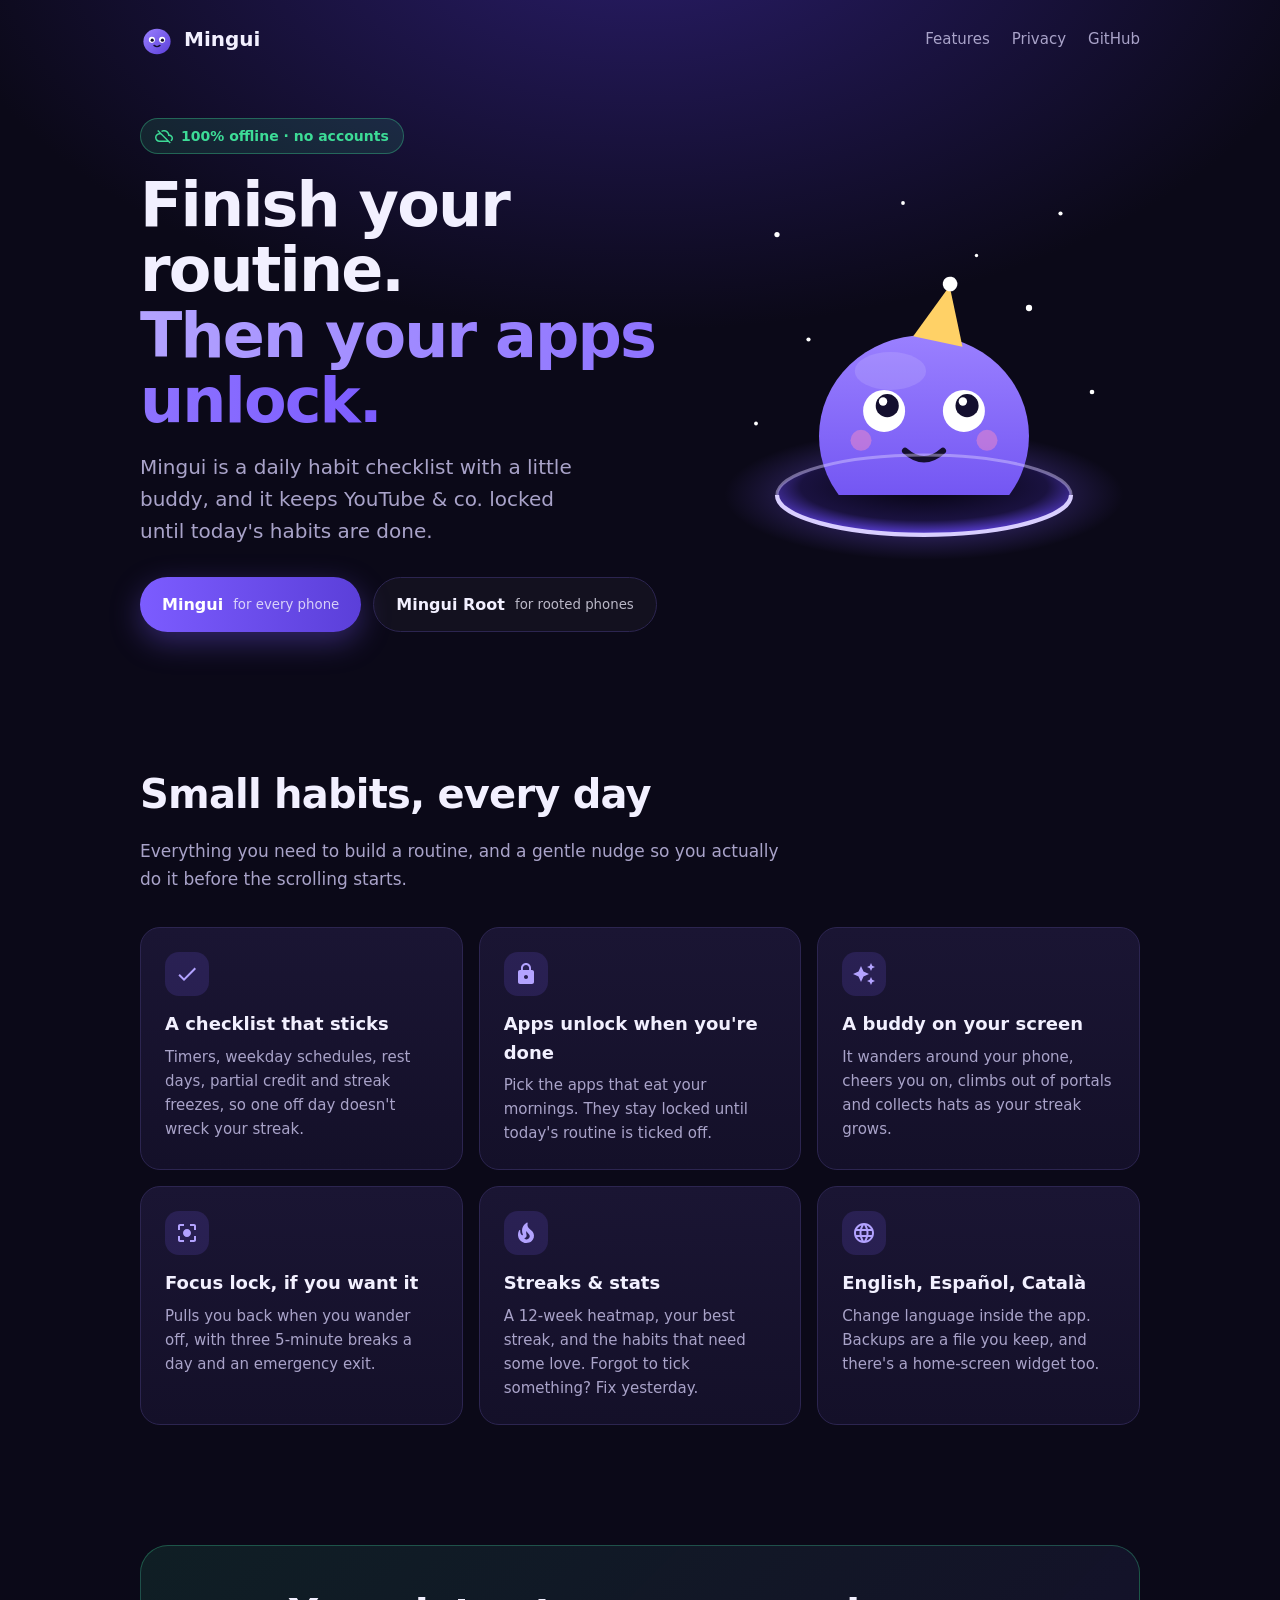
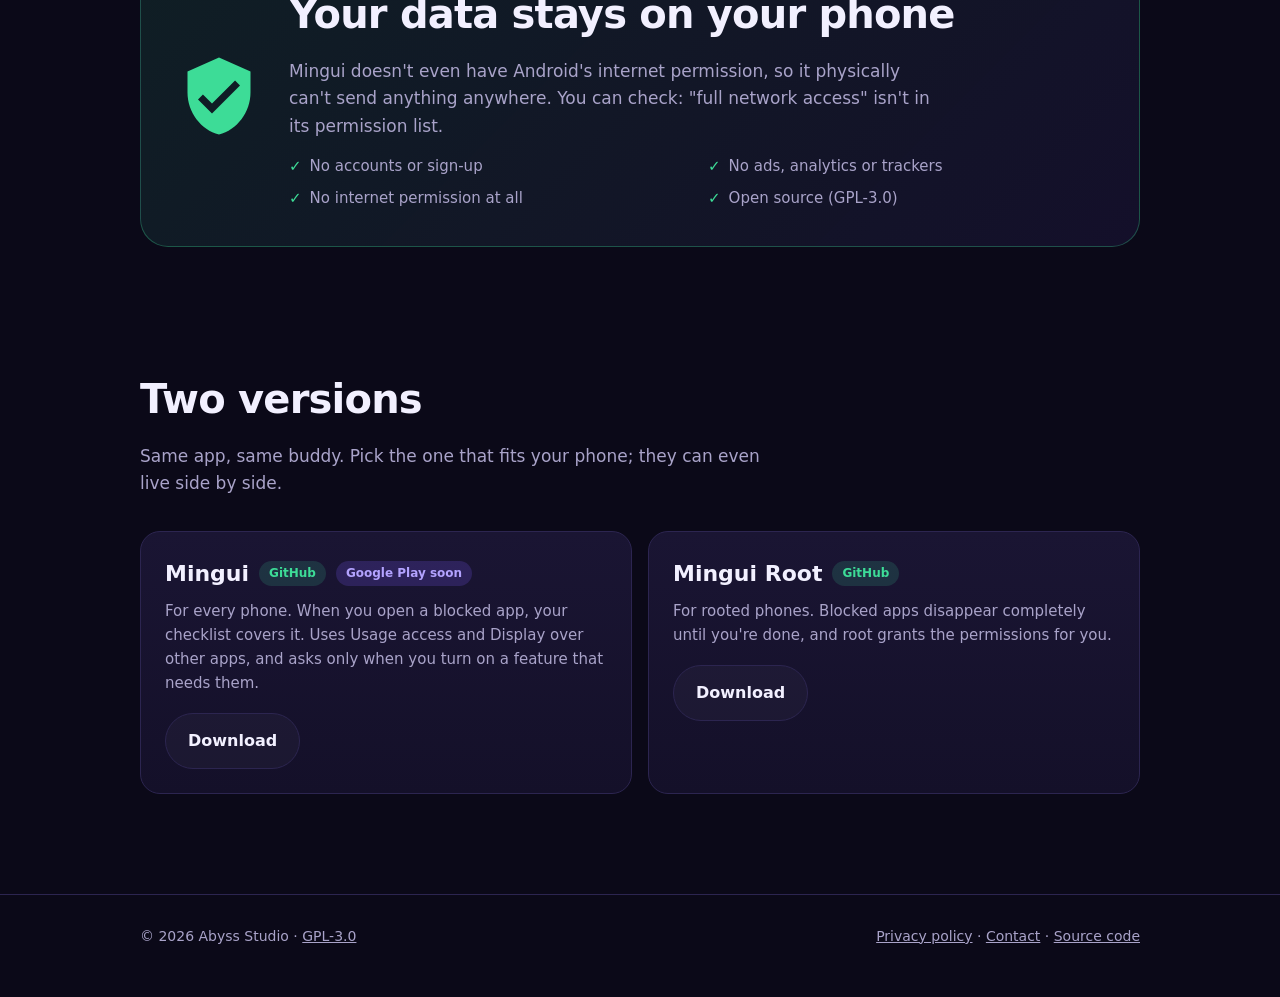
<file: docs/index.html>
<!doctype html>
<html lang="en">
<head>
<meta charset="utf-8">
<meta name="viewport" content="width=device-width, initial-scale=1">
<title>Mingui: finish your routine, then your apps unlock</title>
<meta name="description" content="A habit checklist with a little buddy that keeps distracting apps locked until today's routine is done. 100% offline, no accounts, open source.">
<meta property="og:title" content="Mingui">
<meta property="og:description" content="Finish your routine, then your apps unlock. 100% offline.">
<meta name="theme-color" content="#0b0918">
<link rel="icon" href="favicon.svg" type="image/svg+xml">
<link rel="stylesheet" href="style.css">
</head>
<body>
<div class="wrap">
  <nav>
    <a class="brand" href="./"><svg viewBox="0 0 40 40" aria-hidden="true"><defs><linearGradient id="bg" x1="0" y1="0" x2="1" y2="1"><stop offset="0" stop-color="#9a80ff"/><stop offset="1" stop-color="#5b3fd9"/></linearGradient></defs><ellipse cx="20" cy="23" rx="16" ry="15" fill="url(#bg)"/><circle cx="14" cy="21" r="3.6" fill="#fff"/><circle cx="26" cy="21" r="3.6" fill="#fff"/><circle cx="14.4" cy="21.4" r="1.9" fill="#140f2e"/><circle cx="26.4" cy="21.4" r="1.9" fill="#140f2e"/><path d="M16.5 27.5q3.5 3 7 0" stroke="#140f2e" stroke-width="1.6" fill="none" stroke-linecap="round"/></svg>Mingui</a>
    <div class="links">
      <a href="#features" class="hide-sm">Features</a>
      <a href="privacy/">Privacy</a>
      <a href="https://github.com/abysstudio/mingui">GitHub</a>
    </div>
  </nav>

  <header class="hero">
    <div>
      <span class="badge"><svg width="18" height="18" fill="currentColor" viewBox="0 0 24 24" aria-hidden="true"><path d="M19.35,10.04C18.67,6.59 15.64,4 12,4c-1.48,0 -2.85,0.43 -4.01,1.17l1.46,1.46C10.21,6.23 11.08,6 12,6c3.04,0 5.5,2.46 5.5,5.5v0.5H19c1.66,0 3,1.34 3,3 0,1.13 -0.64,2.11 -1.56,2.62l1.45,1.45C23.16,18.16 24,16.68 24,15c0,-2.64 -2.05,-4.78 -4.65,-4.96zM3,5.27l2.75,2.74C2.56,8.15 0,10.77 0,14c0,3.31 2.69,6 6,6h11.73l2,2L21,20.73 4.27,4 3,5.27zM7.73,10l8,8H6c-2.21,0 -4,-1.79 -4,-4s1.79,-4 4,-4h1.73z"/></svg> 100% offline · no accounts</span>
      <h1>Finish your routine.<br><span class="grad">Then your apps unlock.</span></h1>
      <p class="lead">Mingui is a daily habit checklist with a little buddy, and it keeps YouTube &amp; co. locked until today's habits are done.</p>
      <div class="ctas">
        <a class="btn primary" href="https://github.com/abysstudio/mingui/releases/latest">Mingui <small>for every phone</small></a>
        <a class="btn ghost" href="https://github.com/abysstudio/mingui/releases/latest">Mingui Root <small>for rooted phones</small></a>
      </div>
    </div>
    <div class="scene"><svg viewBox="0 0 400 400" role="img" aria-label="Mingui's buddy climbing out of a glowing portal">
  <defs>
    <radialGradient id="halo" cx="50%" cy="50%" r="50%"><stop offset="0" stop-color="#b3a3ff" stop-opacity=".7"/><stop offset=".6" stop-color="#7c5cff" stop-opacity=".25"/><stop offset="1" stop-color="#7c5cff" stop-opacity="0"/></radialGradient>
    <radialGradient id="hole" cx="50%" cy="40%" r="60%"><stop offset="0" stop-color="#05030f"/><stop offset=".7" stop-color="#1a1240"/><stop offset="1" stop-color="#5b3fd9"/></radialGradient>
    <linearGradient id="body" x1="0" y1="0" x2="0" y2="1"><stop offset="0" stop-color="#9a80ff"/><stop offset="1" stop-color="#6a4cf0"/></linearGradient>
    <clipPath id="above"><rect x="0" y="0" width="400" height="318"/></clipPath>
  </defs>
  <g fill="#fff">
    <circle class="star" cx="60" cy="70" r="2.5"/><circle class="star" cx="330" cy="50" r="2"/><circle class="star" cx="300" cy="140" r="3"/>
    <circle class="star" cx="90" cy="170" r="2"/><circle class="star" cx="180" cy="40" r="1.8"/><circle class="star" cx="360" cy="220" r="2.2"/>
    <circle class="star" cx="40" cy="250" r="1.8"/><circle class="star" cx="250" cy="90" r="1.6"/>
  </g>
  <ellipse cx="200" cy="318" rx="190" ry="62" fill="url(#halo)"/>
  <ellipse cx="200" cy="318" rx="140" ry="38" fill="url(#hole)"/>
  <g clip-path="url(#above)">
    <g class="buddy">
      <ellipse cx="200" cy="262" rx="100" ry="96" fill="url(#body)"/>
      <ellipse cx="168" cy="200" rx="34" ry="18" fill="#fff" opacity=".12"/>
      <g class="eyes">
        <circle cx="162" cy="238" r="20" fill="#fff"/><circle cx="238" cy="238" r="20" fill="#fff"/>
        <circle cx="165" cy="233" r="11" fill="#140f2e"/><circle cx="241" cy="233" r="11" fill="#140f2e"/>
        <circle cx="161" cy="229" r="4" fill="#fff"/><circle cx="237" cy="229" r="4" fill="#fff"/>
      </g>
      <path d="M182 276q18 16 36 0" stroke="#140f2e" stroke-width="6" fill="none" stroke-linecap="round"/>
      <circle cx="140" cy="266" r="10" fill="#ff8fc0" opacity=".45"/><circle cx="260" cy="266" r="10" fill="#ff8fc0" opacity=".45"/>
      <g transform="rotate(12 214 168)"><path d="M190 172 L238 172 L214 118 Z" fill="#ffd166"/><circle cx="214" cy="116" r="7" fill="#fff"/></g>
    </g>
  </g>
  <path d="M60 318 A140 38 0 0 0 340 318" stroke="#d9cfff" stroke-width="4" fill="none"/>
  <path d="M60 318 A140 38 0 0 1 340 318" stroke="#d9cfff" stroke-opacity=".45" stroke-width="3" fill="none"/>
</svg></div>
  </header>
</div>

<section id="features">
  <div class="wrap">
    <h2>Small habits, every day</h2>
    <p class="sub">Everything you need to build a routine, and a gentle nudge so you actually do it before the scrolling starts.</p>
    <div class="grid">
        <div class="card"><div class="ic"><svg viewBox="0 0 24 24" aria-hidden="true"><path d="M9,16.17L4.83,12l-1.42,1.41L9,19 21,7l-1.41,-1.41z"/></svg></div><h3>A checklist that sticks</h3><p>Timers, weekday schedules, rest days, partial credit and streak freezes, so one off day doesn't wreck your streak.</p></div>
        <div class="card"><div class="ic"><svg viewBox="0 0 24 24" aria-hidden="true"><path d="M18,8h-1V6c0,-2.76 -2.24,-5 -5,-5S7,3.24 7,6v2H6c-1.1,0 -2,0.9 -2,2v10c0,1.1 0.9,2 2,2h12c1.1,0 2,-0.9 2,-2V10c0,-1.1 -0.9,-2 -2,-2zM12,17c-1.1,0 -2,-0.9 -2,-2s0.9,-2 2,-2 2,0.9 2,2 -0.9,2 -2,2zM15.1,8H8.9V6c0,-1.71 1.39,-3.1 3.1,-3.1 1.71,0 3.1,1.39 3.1,3.1v2z"/></svg></div><h3>Apps unlock when you're done</h3><p>Pick the apps that eat your mornings. They stay locked until today's routine is ticked off.</p></div>
        <div class="card"><div class="ic"><svg viewBox="0 0 24 24" aria-hidden="true"><path d="M19,9l1.25,-2.75L23,5l-2.75,-1.25L19,1l-1.25,2.75L15,5l2.75,1.25L19,9zM11.5,9.5L9,4L6.5,9.5L1,12l5.5,2.5L9,20l2.5,-5.5L17,12L11.5,9.5zM19,15l-1.25,2.75L15,19l2.75,1.25L19,23l1.25,-2.75L23,19l-2.75,-1.25L19,15z"/></svg></div><h3>A buddy on your screen</h3><p>It wanders around your phone, cheers you on, climbs out of portals and collects hats as your streak grows.</p></div>
        <div class="card"><div class="ic"><svg viewBox="0 0 24 24" aria-hidden="true"><path d="M12,8c-2.21,0 -4,1.79 -4,4s1.79,4 4,4 4,-1.79 4,-4 -1.79,-4 -4,-4zM5,15L3,15v4c0,1.1 0.9,2 2,2h4v-2L5,19v-4zM5,5h4L9,3L5,3c-1.1,0 -2,0.9 -2,2v4h2L5,5zM19,3h-4v2h4v4h2L21,5c0,-1.1 -0.9,-2 -2,-2zM19,19h-4v2h4c1.1,0 2,-0.9 2,-2v-4h-2v4z"/></svg></div><h3>Focus lock, if you want it</h3><p>Pulls you back when you wander off, with three 5-minute breaks a day and an emergency exit.</p></div>
        <div class="card"><div class="ic"><svg viewBox="0 0 24 24" aria-hidden="true"><path d="M19.48,12.35c-1.57,-4.08 -7.16,-4.3 -5.81,-10.23c0.1,-0.44 -0.37,-0.78 -0.75,-0.55C9.29,3.71 6.68,8 8.87,13.62c0.18,0.46 -0.36,0.89 -0.75,0.59c-1.81,-1.37 -2,-3.34 -1.84,-4.75c0.06,-0.52 -0.62,-0.77 -0.91,-0.34C4.69,10.16 4,11.84 4,14.37c0.38,5.6 5.11,7.32 6.81,7.54c2.43,0.31 5.06,-0.14 6.95,-1.87C19.84,18.11 20.6,15.03 19.48,12.35zM10.2,17.38c1.44,-0.35 2.18,-1.39 2.38,-2.31c0.33,-1.43 -0.96,-2.83 -0.09,-5.09c0.33,1.87 3.27,3.04 3.27,5.08C15.84,17.59 13.1,19.76 10.2,17.38z"/></svg></div><h3>Streaks & stats</h3><p>A 12-week heatmap, your best streak, and the habits that need some love. Forgot to tick something? Fix yesterday.</p></div>
        <div class="card"><div class="ic"><svg viewBox="0 0 24 24" aria-hidden="true"><path d="M11.99,2C6.47,2 2,6.48 2,12s4.47,10 9.99,10C17.52,22 22,17.52 22,12S17.52,2 11.99,2zM18.92,8h-2.95c-0.32,-1.25 -0.78,-2.45 -1.38,-3.56 1.84,0.63 3.37,1.91 4.33,3.56zM12,4.04c0.83,1.2 1.48,2.53 1.91,3.96h-3.82c0.43,-1.43 1.08,-2.76 1.91,-3.96zM4.26,14C4.1,13.36 4,12.69 4,12s0.1,-1.36 0.26,-2h3.38c-0.08,0.66 -0.14,1.32 -0.14,2s0.06,1.34 0.14,2H4.26zM5.08,16h2.95c0.32,1.25 0.78,2.45 1.38,3.56 -1.84,-0.63 -3.37,-1.9 -4.33,-3.56zM8.03,8H5.08c0.96,-1.66 2.49,-2.93 4.33,-3.56C8.81,5.55 8.35,6.75 8.03,8zM12,19.96c-0.83,-1.2 -1.48,-2.53 -1.91,-3.96h3.82c-0.43,1.43 -1.08,2.76 -1.91,3.96zM14.34,14H9.66c-0.09,-0.66 -0.16,-1.32 -0.16,-2s0.07,-1.35 0.16,-2h4.68c0.09,0.65 0.16,1.32 0.16,2s-0.07,1.34 -0.16,2zM14.59,19.56c0.6,-1.11 1.06,-2.31 1.38,-3.56h2.95c-0.96,1.65 -2.49,2.93 -4.33,3.56zM16.36,14c0.08,-0.66 0.14,-1.32 0.14,-2s-0.06,-1.34 -0.14,-2h3.38c0.16,0.64 0.26,1.31 0.26,2s-0.1,1.36 -0.26,2h-3.38z"/></svg></div><h3>English, Español, Català</h3><p>Change language inside the app. Backups are a file you keep, and there's a home-screen widget too.</p></div>
    </div>
  </div>
</section>

<section>
  <div class="wrap">
    <div class="offline">
      <svg class="shield" viewBox="0 0 24 24" fill="currentColor" aria-hidden="true"><path d="M12,1L3,5v6c0,5.55 3.84,10.74 9,12 5.16,-1.26 9,-6.45 9,-12V5l-9,-4zM10,17l-4,-4 1.41,-1.41L10,14.17l6.59,-6.59L18,9l-8,8z"/></svg>
      <div>
        <h2>Your data stays on your phone</h2>
        <p class="sub" style="margin:0">Mingui doesn't even have Android's internet permission, so it physically can't send anything anywhere. You can check: "full network access" isn't in its permission list.</p>
        <ul>
          <li>No accounts or sign-up</li>
          <li>No ads, analytics or trackers</li>
          <li>No internet permission at all</li>
          <li>Open source (GPL-3.0)</li>
        </ul>
      </div>
    </div>
  </div>
</section>

<section>
  <div class="wrap">
    <h2>Two versions</h2>
    <p class="sub">Same app, same buddy. Pick the one that fits your phone; they can even live side by side.</p>
    <div class="versions">
      <div class="card version">
        <h3>Mingui <span class="pill green">GitHub</span> <span class="pill">Google Play soon</span></h3>
        <p>For every phone. When you open a blocked app, your checklist covers it. Uses Usage access and Display over other apps, and asks only when you turn on a feature that needs them.</p>
        <a class="btn ghost" href="https://github.com/abysstudio/mingui/releases/latest">Download</a>
      </div>
      <div class="card version">
        <h3>Mingui Root <span class="pill green">GitHub</span></h3>
        <p>For rooted phones. Blocked apps disappear completely until you're done, and root grants the permissions for you.</p>
        <a class="btn ghost" href="https://github.com/abysstudio/mingui/releases/latest">Download</a>
      </div>
    </div>
  </div>
</section>

<footer>
  <div class="wrap">
    <span>© 2026 Abyss Studio · <a href="https://github.com/abysstudio/mingui/blob/main/LICENSE">GPL-3.0</a></span>
    <span><a href="privacy/">Privacy policy</a> · <a href="mailto:abyssstudio.dev@gmail.com">Contact</a> · <a href="https://github.com/abysstudio/mingui">Source code</a></span>
  </div>
</footer>
</body>
</html>
</file>
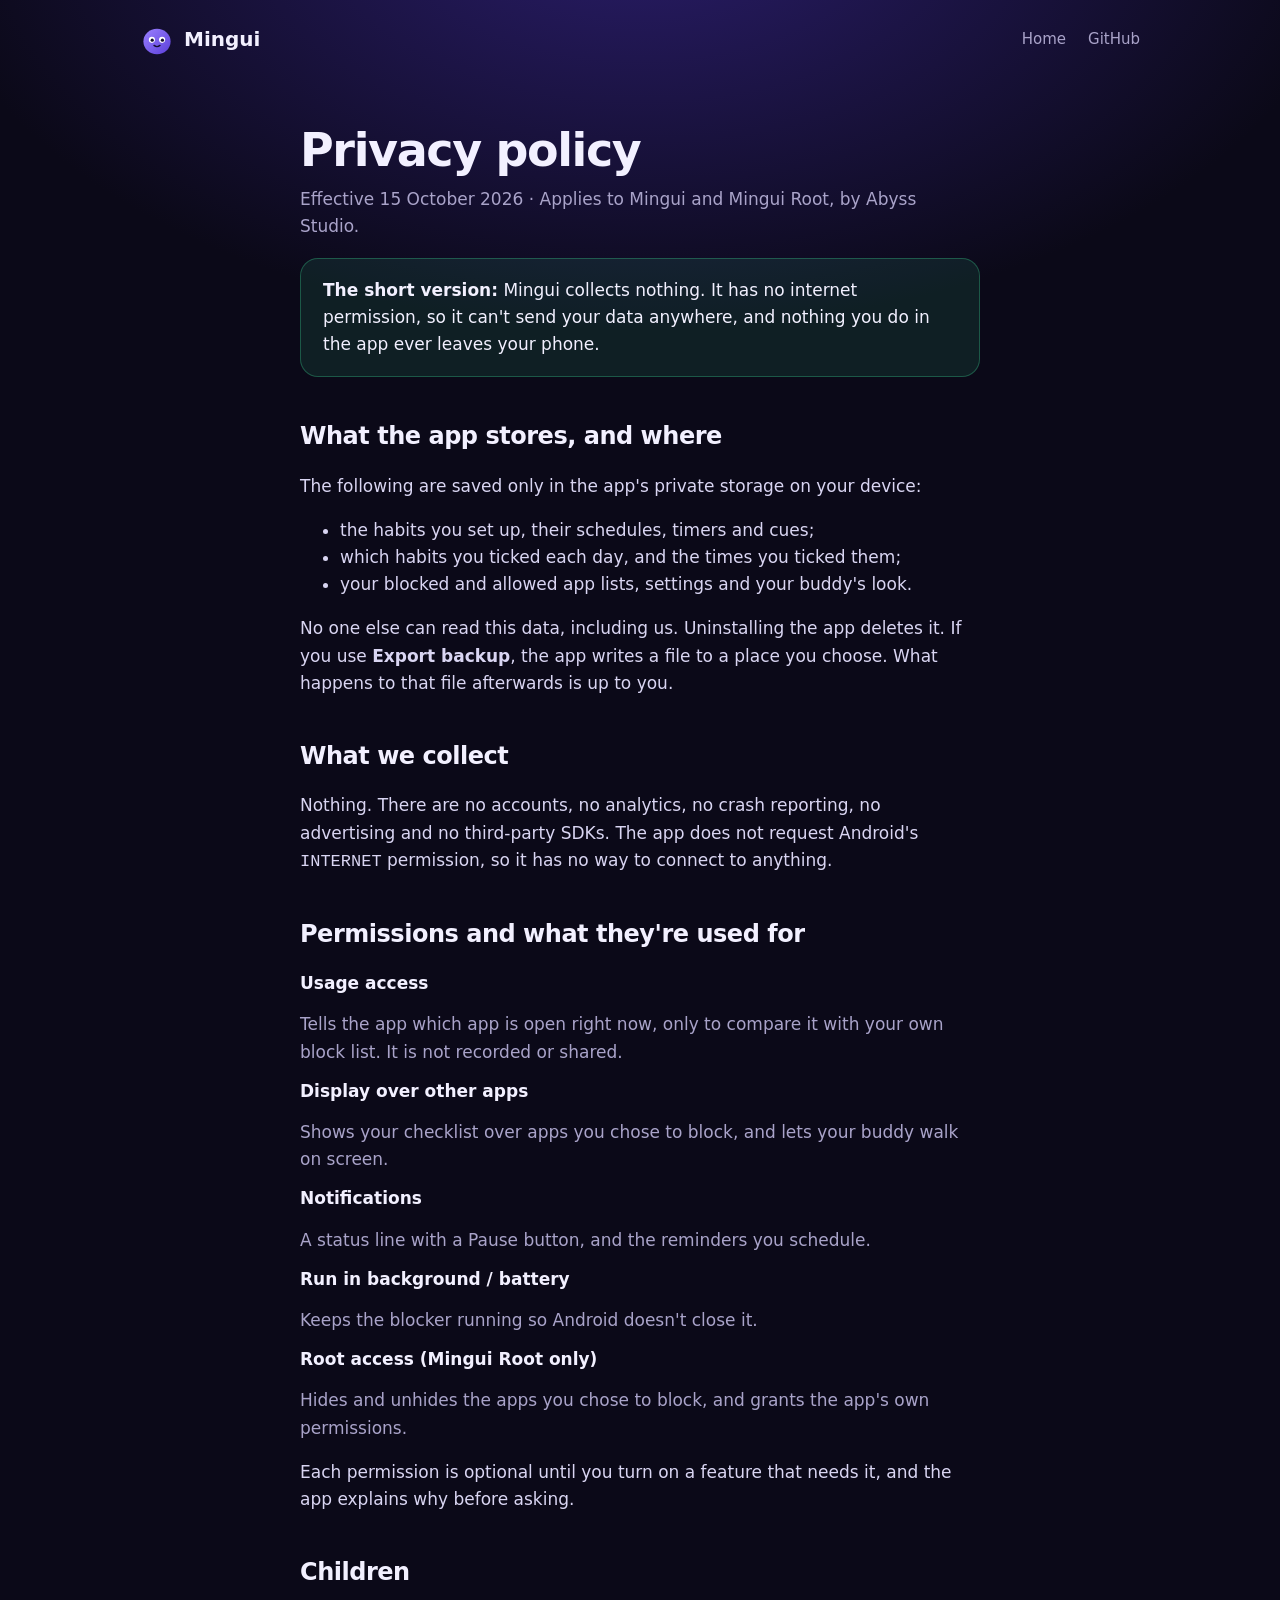
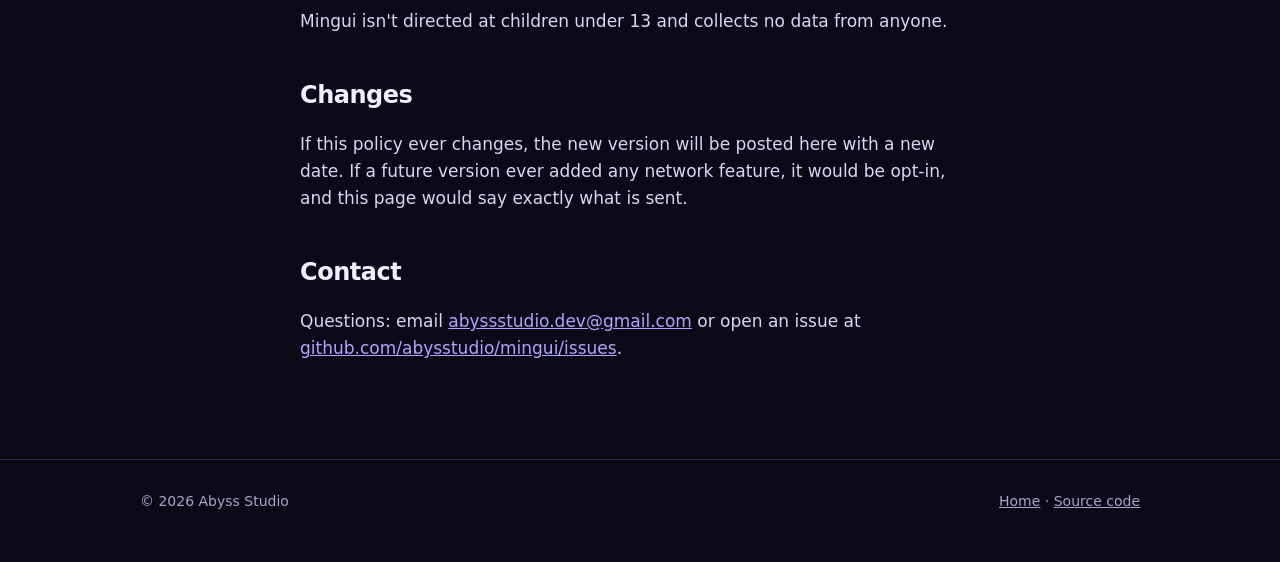
<file: docs/privacy/index.html>
<!doctype html>
<html lang="en">
<head>
<meta charset="utf-8">
<meta name="viewport" content="width=device-width, initial-scale=1">
<title>Privacy policy · Mingui</title>
<meta name="description" content="Mingui collects nothing. It has no internet permission, so your data never leaves your phone.">
<meta name="theme-color" content="#0b0918">
<link rel="icon" href="../favicon.svg" type="image/svg+xml">
<link rel="stylesheet" href="../style.css">
</head>
<body>
<div class="wrap">
  <nav>
    <a class="brand" href="../"><svg viewBox="0 0 40 40" aria-hidden="true"><defs><linearGradient id="bg" x1="0" y1="0" x2="1" y2="1"><stop offset="0" stop-color="#9a80ff"/><stop offset="1" stop-color="#5b3fd9"/></linearGradient></defs><ellipse cx="20" cy="23" rx="16" ry="15" fill="url(#bg)"/><circle cx="14" cy="21" r="3.6" fill="#fff"/><circle cx="26" cy="21" r="3.6" fill="#fff"/><circle cx="14.4" cy="21.4" r="1.9" fill="#140f2e"/><circle cx="26.4" cy="21.4" r="1.9" fill="#140f2e"/><path d="M16.5 27.5q3.5 3 7 0" stroke="#140f2e" stroke-width="1.6" fill="none" stroke-linecap="round"/></svg>Mingui</a>
    <div class="links">
      <a href="../">Home</a>
      <a href="https://github.com/abysstudio/mingui">GitHub</a>
    </div>
  </nav>
</div>
<main class="doc">
  <h1>Privacy policy</h1>
  <p class="meta">Effective 15 October 2026 · Applies to Mingui and Mingui Root, by Abyss Studio.</p>

  <p class="tldr"><strong>The short version:</strong> Mingui collects nothing. It has no internet permission, so it can't send your data anywhere, and nothing you do in the app ever leaves your phone.</p>

  <h2>What the app stores, and where</h2>
  <p>The following are saved only in the app's private storage on your device:</p>
  <ul>
    <li>the habits you set up, their schedules, timers and cues;</li>
    <li>which habits you ticked each day, and the times you ticked them;</li>
    <li>your blocked and allowed app lists, settings and your buddy's look.</li>
  </ul>
  <p>No one else can read this data, including us. Uninstalling the app deletes it. If you use <strong>Export backup</strong>, the app writes a file to a place you choose. What happens to that file afterwards is up to you.</p>

  <h2>What we collect</h2>
  <p>Nothing. There are no accounts, no analytics, no crash reporting, no advertising and no third-party SDKs. The app does not request Android's <code>INTERNET</code> permission, so it has no way to connect to anything.</p>

  <h2>Permissions and what they're used for</h2>
  <dl>
    <dt>Usage access</dt><dd>Tells the app which app is open right now, only to compare it with your own block list. It is not recorded or shared.</dd>
    <dt>Display over other apps</dt><dd>Shows your checklist over apps you chose to block, and lets your buddy walk on screen.</dd>
    <dt>Notifications</dt><dd>A status line with a Pause button, and the reminders you schedule.</dd>
    <dt>Run in background / battery</dt><dd>Keeps the blocker running so Android doesn't close it.</dd>
    <dt>Root access (Mingui Root only)</dt><dd>Hides and unhides the apps you chose to block, and grants the app's own permissions.</dd>
  </dl>
  <p>Each permission is optional until you turn on a feature that needs it, and the app explains why before asking.</p>

  <h2>Children</h2>
  <p>Mingui isn't directed at children under 13 and collects no data from anyone.</p>

  <h2>Changes</h2>
  <p>If this policy ever changes, the new version will be posted here with a new date. If a future version ever added any network feature, it would be opt-in, and this page would say exactly what is sent.</p>

  <h2>Contact</h2>
  <p>Questions: email <a href="mailto:abyssstudio.dev@gmail.com">abyssstudio.dev@gmail.com</a> or open an issue at <a href="https://github.com/abysstudio/mingui/issues">github.com/abysstudio/mingui/issues</a>.</p>
</main>
<footer>
  <div class="wrap">
    <span>© 2026 Abyss Studio</span>
    <span><a href="../">Home</a> · <a href="https://github.com/abysstudio/mingui">Source code</a></span>
  </div>
</footer>
</body>
</html>
</file>
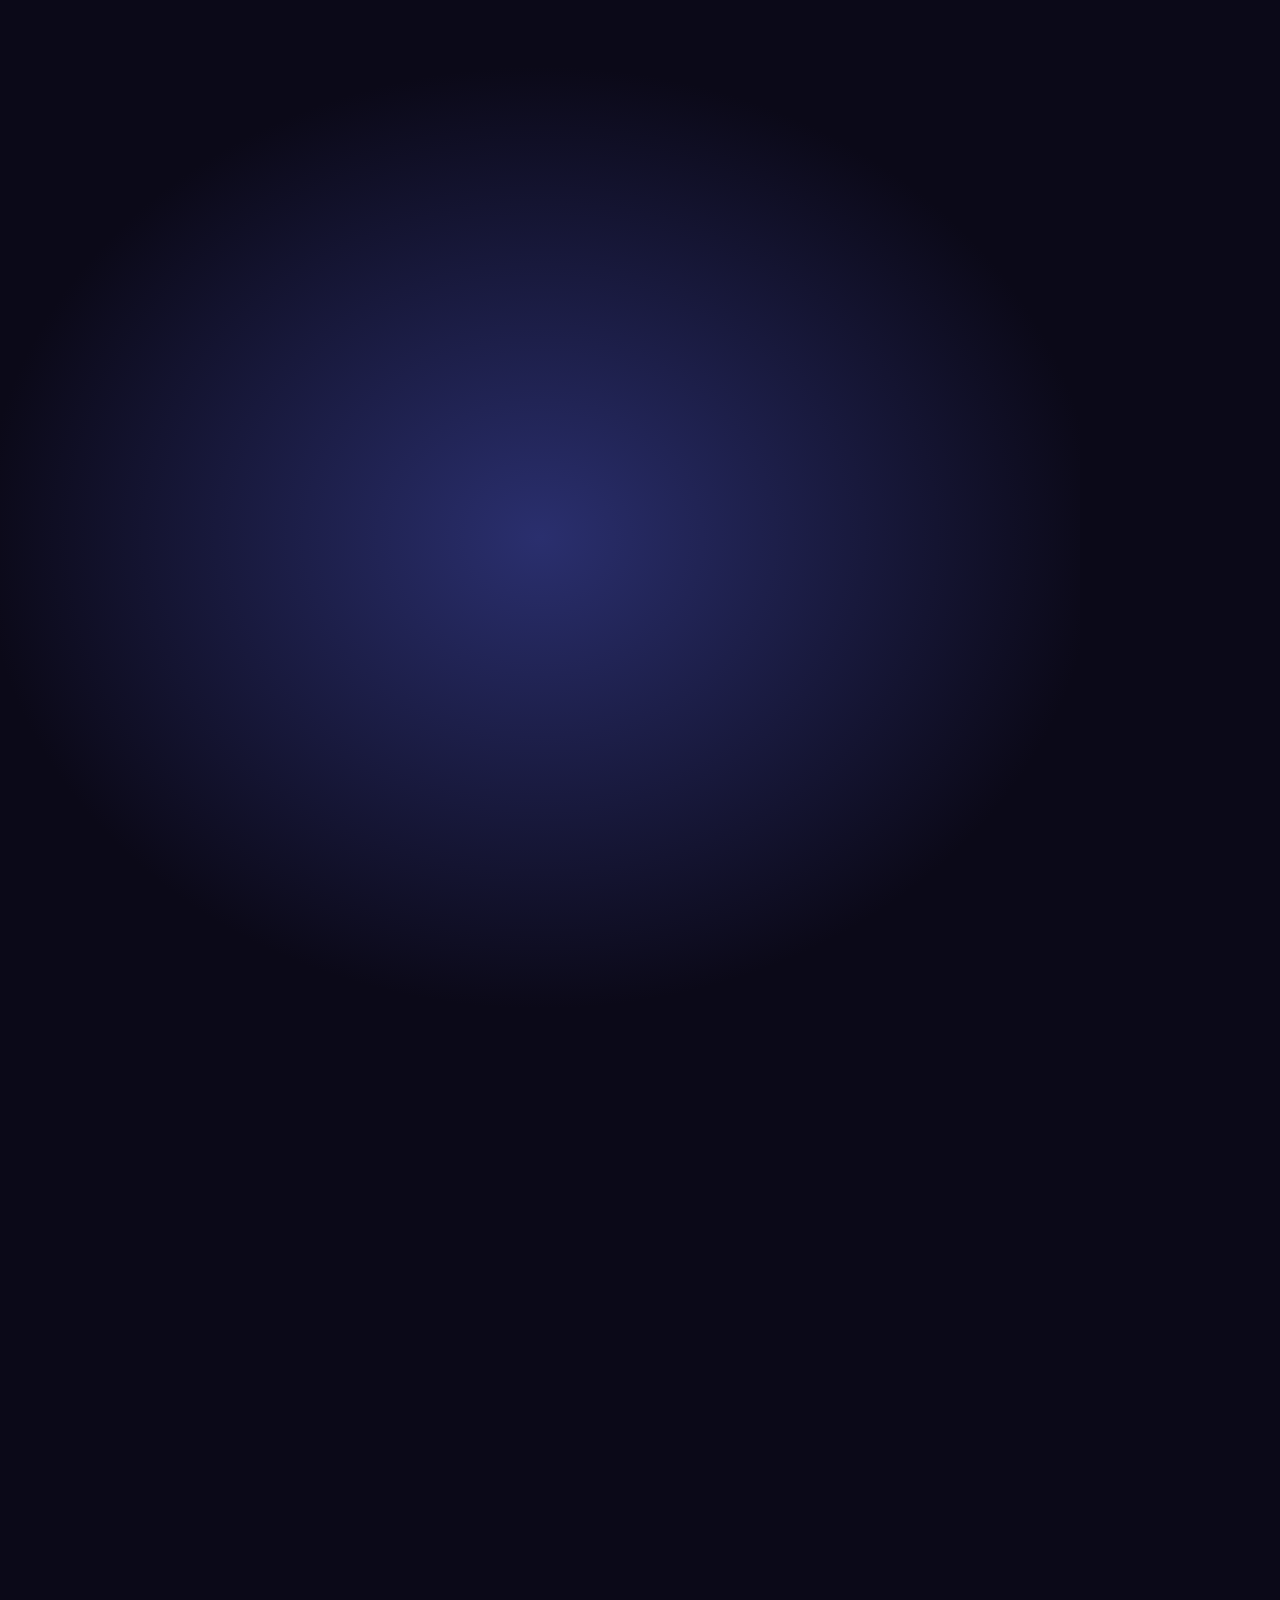
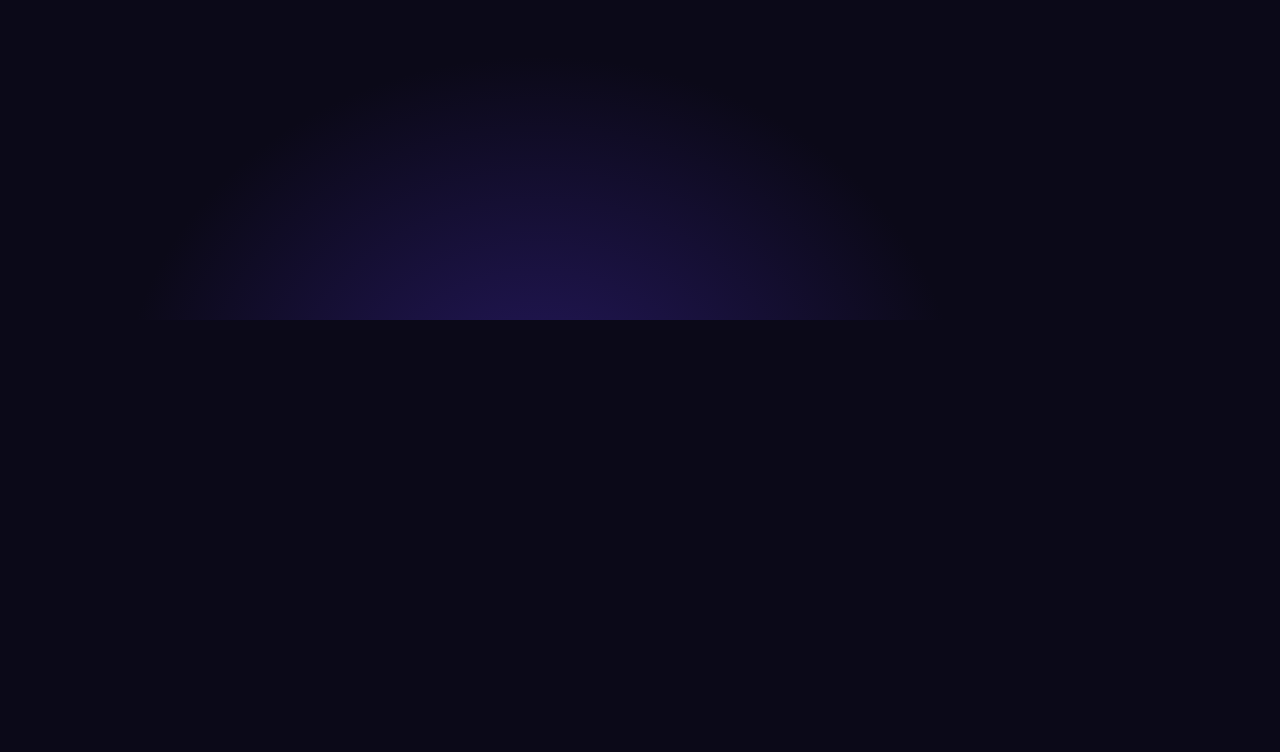
<file: promo/promo.html>
<!doctype html>
<!--
  Mingui promo: a code-driven motion video. Everything is a pure function of time:
  render(t) sets every element's state for second t, so a headless browser can step
  frame by frame (see render.py) and the result is perfectly smooth at any fps.
  Open in a browser with ?lang=es&play=1 to preview in real time, or ?t=8.5 for one frame.
-->
<html><head><meta charset="utf-8">
<link href="https://fonts.googleapis.com/css2?family=Inter:wght@400;500;600;700;800&display=block" rel="stylesheet">
<style>
:root{--bg:#0e1014;--sheet:#14171d;--card:#181b22;--done:#13211a;--border:#262a33;--text:#f2f4f8;--muted:#8a93a6;
 --accent:#7c5cff;--accent2:#4f8bff;--good:#2fd180;--warn:#ff5a5f;--orange:#ff9f43}
html,body{margin:0}
body{width:1080px;height:1920px;overflow:hidden;font-family:Inter,'Segoe UI',Roboto,sans-serif;color:var(--text);background:#0b0918;position:relative}
.abs{position:absolute}
#bg{inset:0;background:radial-gradient(900px 760px at var(--bx,50%) var(--by,20%),var(--bc,#3b2a8c) 0%,transparent 62%),
 radial-gradient(700px 600px at 50% 105%,#24185c 0%,transparent 60%),#0b0918}
/* captions */
.cap{left:70px;right:70px;top:120px;text-align:left}
.cap h1{font-size:92px;line-height:1.02;letter-spacing:-3px;margin:0;font-weight:800}
.cap h1 .w{display:inline-block;will-change:transform}
.cap h1 span.g .w{background:linear-gradient(90deg,#c4b8ff,#7c5cff);-webkit-background-clip:text;background-clip:text;color:transparent}
/* phone */
#stage{left:0;top:0;width:1080px;height:1920px;perspective:2600px}
#phone{left:220px;top:470px;width:640px;height:1390px;border-radius:84px;padding:13px;box-sizing:border-box;
 background:linear-gradient(145deg,#5a5a66,#16161c 40%,#2e2e37);box-shadow:0 60px 120px rgba(0,0,0,.6),0 0 0 2px #62626e inset,0 0 110px rgba(124,92,255,.3);
 transform-origin:50% 40%}
#screen{position:relative;width:614px;height:1364px;border-radius:71px;overflow:hidden;background:var(--bg)}
.cam{top:26px;left:50%;width:26px;height:26px;margin-left:-13px;border-radius:50%;background:#000;z-index:50}
.status{left:44px;right:40px;top:22px;height:34px;display:flex;justify-content:space-between;font-size:22px;font-weight:600;z-index:40}
.scr{inset:0}
/* home screen */
#home{background:radial-gradient(500px 500px at 30% 20%,#2a2f6e,transparent 70%),radial-gradient(500px 600px at 80% 90%,#3a1f5e,transparent 70%),#101226}
.hclock{left:0;right:0;top:120px;text-align:center;font-size:120px;font-weight:300;letter-spacing:-4px}
.hdate{left:0;right:0;top:268px;text-align:center;font-size:24px;color:#c9cbe0;font-weight:500}
.grid{left:52px;right:52px;top:470px;display:grid;grid-template-columns:repeat(4,1fr);row-gap:44px}
.app{display:flex;flex-direction:column;align-items:center;gap:12px;font-size:19px;color:#e6e7f2;position:relative}
.ico{width:104px;height:104px;border-radius:30px;display:flex;align-items:center;justify-content:center;position:relative}
.lockb{position:absolute;right:-10px;bottom:-10px;width:44px;height:44px;border-radius:50%;background:#1b1e26;border:3px solid #101226;
 display:flex;align-items:center;justify-content:center}
.dock{left:40px;right:40px;bottom:60px;height:150px;border-radius:44px;background:rgba(255,255,255,.08);display:flex;justify-content:space-around;align-items:center}
.tap{width:120px;height:120px;margin:-60px 0 0 -60px;border-radius:50%;background:rgba(255,255,255,.35);border:3px solid rgba(255,255,255,.7)}
/* lock screen */
#lock{background:rgba(10,8,24,.82);backdrop-filter:blur(18px)}
.lockbig{left:50%;top:330px;width:200px;height:200px;margin-left:-100px;border-radius:60px;background:linear-gradient(145deg,#2a2350,#16132e);
 box-shadow:0 0 0 2px rgba(124,92,255,.5),0 30px 80px rgba(124,92,255,.35);display:flex;align-items:center;justify-content:center}
.locktitle{left:40px;right:40px;top:590px;text-align:center;font-size:42px;font-weight:800;letter-spacing:-1px}
.locksub{left:60px;right:60px;top:654px;text-align:center;font-size:25px;color:#b9b3dc;line-height:1.35}
.pill{left:50%;top:780px;transform:translateX(-50%);white-space:nowrap;padding:16px 30px;border-radius:999px;background:#f7f8fb;color:#1b1e26;font-size:23px;font-weight:600;
 display:flex;gap:12px;align-items:center}
/* mingui app */
#app{background:var(--bg)}
.greet-d{left:36px;top:96px;font-size:17px;letter-spacing:1.5px;color:var(--muted);font-weight:600}
.greet{left:36px;top:124px;font-size:40px;font-weight:700;letter-spacing:-1px}
.settings{right:30px;top:128px;padding:10px 18px;border-radius:999px;background:var(--card);border:1px solid var(--border);font-size:18px;color:#cfd3dd}
.hero{left:26px;right:26px;top:200px;height:190px;border-radius:30px;background:var(--card);border:1px solid var(--border);overflow:hidden}
.ring{left:28px;top:30px;width:130px;height:130px}
.ringtxt{left:28px;top:30px;width:130px;height:130px;display:flex;flex-direction:column;align-items:center;justify-content:center}
.ringtxt b{font-size:38px;font-weight:800;letter-spacing:-1px}.ringtxt i{font-style:normal;font-size:12px;letter-spacing:1.5px;color:var(--muted);font-weight:600}
.htitle{left:186px;top:40px;font-size:30px;font-weight:700}
.hsub{left:186px;top:82px;font-size:19px;color:var(--muted);width:360px}
.streak{left:186px;top:122px;padding:8px 16px;border-radius:999px;background:rgba(255,159,67,.14);color:var(--orange);font-size:18px;font-weight:700;display:flex;gap:6px;align-items:center;white-space:nowrap}
.rlabel{left:36px;top:420px;font-size:16px;letter-spacing:1.6px;color:var(--muted);font-weight:700}
.habit{left:26px;right:26px;height:108px;border-radius:26px;background:var(--card);border:1px solid var(--border);box-sizing:border-box}
.habit .box{left:26px;top:30px;width:44px;height:44px;border-radius:50%;border:3px solid #4a5060;box-sizing:border-box}
.habit .chk{left:26px;top:30px;width:44px;height:44px;border-radius:50%;background:var(--good);display:flex;align-items:center;justify-content:center}
.habit .nm{left:92px;top:26px;font-size:27px;font-weight:600;white-space:nowrap}
.habit .meta{left:92px;top:64px;font-size:17px;color:var(--muted)}
.habit .strike{left:90px;top:44px;height:3px;background:#8fd8b0;transform-origin:0 50%}
.foot{left:26px;right:26px;bottom:60px;height:96px;border-radius:999px;display:flex;align-items:center;justify-content:center;gap:12px;font-size:24px;font-weight:700}
/* celebration */
#cele{inset:0}
.dim{inset:0;background:rgba(5,6,10,.72)}
.sheet{left:36px;right:36px;top:360px;border-radius:40px;background:#171a22;border:1px solid #2c3140;padding:40px 30px 34px;text-align:center;transform-origin:50% 60%}
.flame{width:120px;height:120px;border-radius:50%;margin:0 auto;background:radial-gradient(circle,#4a2a10,#2a1a10);display:flex;align-items:center;justify-content:center;box-shadow:0 0 60px rgba(255,159,67,.45)}
.sheet h2{font-size:40px;margin:26px 0 8px;font-weight:800;letter-spacing:-1px}
.sheet .big{font-size:120px;font-weight:800;letter-spacing:-5px;line-height:1;height:120px;overflow:hidden;position:relative;margin:16px 0 4px;color:var(--orange)}
.sheet .big div{position:absolute;left:0;right:0}
.sheet .sm{font-size:22px;color:var(--muted)}
.sheet .btn{margin:30px auto 0;padding:24px;border-radius:999px;background:var(--accent);font-size:26px;font-weight:700}
.conf{width:16px;height:26px;border-radius:4px}
/* buddy showcase */
.bcard{left:0;right:0;top:0;bottom:0}
.hm{left:110px;top:1380px;display:grid;grid-template-columns:repeat(12,58px);grid-auto-rows:58px;gap:12px}
.hm div{border-radius:12px;background:#2a2f3a}
/* end card */
#end{inset:0;display:flex;flex-direction:column;align-items:center;justify-content:center;text-align:center}
#end h1{font-size:170px;margin:10px 0 0;letter-spacing:-6px;font-weight:800}
#end p{font-size:58px;line-height:1.22;margin:30px 0 0;color:#d4cff0;font-weight:600;letter-spacing:-1px}
#end p b{background:linear-gradient(90deg,#c4b8ff,#7c5cff);-webkit-background-clip:text;background-clip:text;color:transparent}
.badge{margin-top:56px;padding:20px 40px;border-radius:999px;border:3px solid rgba(47,209,128,.45);color:var(--good);font-size:40px;font-weight:700;background:rgba(47,209,128,.1)}
.free{margin-top:34px;font-size:34px;color:#8a93a6;font-weight:600;letter-spacing:.5px}
</style></head><body>
<div id="bg" class="abs"></div>
<div id="caps"></div>
<div id="stage" class="abs">
 <div id="phone" class="abs"><div id="screen">
  <div class="cam abs"></div>
  <div class="status abs"><span id="clk">7:12</span><span>▮▮▮ ◔</span></div>
  <div id="home" class="scr abs"></div>
  <div id="lock" class="scr abs"></div>
  <div id="app" class="scr abs"></div>
  <div id="cele" class="abs"></div>
 </div></div>
</div>
<div id="bigbuddy" class="abs"></div>
<div id="hm" class="hm abs"></div>
<div id="end" class="abs"></div>
<script>
const Q = new URLSearchParams(location.search);
const LANG = Q.get('lang') || 'en';
const S = {
 en:{caps:[["It's 7am.","You reach for","your phone."],["Not so fast.","Your apps wait","for your routine."],["Tick off","your habits…",""],["…celebrate","every win…",""],["…and your apps","unlock.",""],["A buddy that","grows with","your streak."]],
  date:"Thursday, October 15",greetD:"THURSDAY, OCTOBER 15",greet:"Good morning",settings:"Settings",habitsLbl:"HABITS",
  hero:["Nice start","Almost there","All done"],left:n=>`${n} habit${n==1?'':'s'} left to unlock`,doneSub:"You showed up for yourself today.",
  streak:n=>`${n}-day streak`,lv:"Lv",routine:"TODAY'S ROUTINE",
  habits:[["Make bed","After waking up"],["Drink water","After breakfast"],["Exercise 20 min","20 min timer"],["Read 10 pages","Before work"],["Meditate 5 min","5 min timer"]],
  more:n=>`${n} more to unlock`,unlocked:"All apps unlocked",lockT:"YouTube is locked",lockS:"Finish your morning routine first.\nYou've got this.",
  pill:"Locked until your routine is done",bubble:"3 habits first!",pb:"New personal best!",days:"days in a row",keep:"Keep it up",
  endA:"Finish your routine.",endB:"Then your apps unlock.",badge:"100% offline · No accounts",free:"Free on Android",
  apps:["Maps","Photos","Camera","Mail","YouTube","Music","Social","Games"]},
 es:{caps:[["Son las 7.","Y ya vas","a por el móvil."],["Alto ahí.","Tus apps esperan","a tu rutina."],["Marca","tus hábitos…",""],["…celebra","cada logro…",""],["…y tus apps se","desbloquean.",""],["Una mascota","que crece","con tu racha."]],
  date:"jueves, 15 de octubre",greetD:"JUEVES, 15 DE OCTUBRE",greet:"Buenos días",settings:"Ajustes",habitsLbl:"HÁBITOS",
  hero:["Buen comienzo","Casi está","Todo hecho"],left:n=>`Falta${n==1?'':'n'} ${n} hábito${n==1?'':'s'} para desbloquear`,doneSub:"Hoy has cumplido contigo.",
  streak:n=>`Racha de ${n} días`,lv:"Nv",routine:"RUTINA DE HOY",
  habits:[["Hacer la cama","Después de despertarme"],["Beber agua","Después de desayunar"],["Ejercicio 20 min","Temporizador de 20 min"],["Leer 10 páginas","Antes del trabajo"],["Meditar 5 min","Temporizador de 5 min"]],
  more:n=>`Falta${n==1?'':'n'} ${n} para desbloquear`,unlocked:"Todas las apps desbloqueadas",lockT:"YouTube está bloqueada",lockS:"Termina tu rutina de mañana primero.\n¡Tú puedes!",
  pill:"Bloqueada hasta que termines tu rutina",bubble:"¡Primero 3 hábitos!",pb:"¡Nuevo récord personal!",days:"días seguidos",keep:"¡Sigue así!",
  endA:"Termina tu rutina.",endB:"Y tus apps se desbloquean.",badge:"100 % sin conexión · Sin cuentas",free:"Gratis en Android",
  apps:["Mapas","Fotos","Cámara","Correo","YouTube","Música","Social","Juegos"]},
 ca:{caps:[["Són les 7.","I ja vas","a pel mòbil."],["Para el carro.","Les apps esperen","la teva rutina."],["Marca","els teus hàbits…",""],["…celebra","cada èxit…",""],["…i les apps es","desbloquegen.",""],["Una mascota","que creix","amb la ratxa."]],
  date:"dijous, 15 d'octubre",greetD:"DIJOUS, 15 D'OCTUBRE",greet:"Bon dia",settings:"Configuració",habitsLbl:"HÀBITS",
  hero:["Bon començament","Gairebé","Tot fet"],left:n=>`Falta${n==1?'':'n'} ${n} hàbit${n==1?'':'s'} per desbloquejar`,doneSub:"Avui has complert amb tu.",
  streak:n=>`Ratxa de ${n} dies`,lv:"Nv",routine:"RUTINA D'AVUI",
  habits:[["Fer el llit","Després de despertar-me"],["Beure aigua","Després d'esmorzar"],["Exercici 20 min","Temporitzador de 20 min"],["Llegir 10 pàgines","Abans de la feina"],["Meditar 5 min","Temporitzador de 5 min"]],
  more:n=>`${n==1?'Falta':'Falten'} ${n} per desbloquejar`,unlocked:"Totes les apps desbloquejades",lockT:"YouTube està bloquejada",lockS:"Primer acaba la rutina del matí.\nTu pots!",
  pill:"Bloquejada fins que acabis la rutina",bubble:"Primer 3 hàbits!",pb:"Nou rècord personal!",days:"dies seguits",keep:"Continua així!",
  endA:"Acaba la rutina.",endB:"I les apps es desbloquegen.",badge:"100 % sense connexió · Sense comptes",free:"Gratis a Android",
  apps:["Mapes","Fotos","Càmera","Correu","YouTube","Música","Social","Jocs"]},
}[LANG];

// ---------- helpers ----------
const $ = id => document.getElementById(id);
const clamp = (x,a=0,b=1) => Math.max(a,Math.min(b,x));
const lin = (t,a,b) => clamp((t-a)/(b-a));
const eOut = x => 1-Math.pow(1-x,3);
const eIn = x => x*x*x;
const eIO = x => x<.5?4*x*x*x:1-Math.pow(-2*x+2,3)/2;
const eBack = x => {const c=1.70158,d=c+1;return 1+d*Math.pow(x-1,3)+c*Math.pow(x-1,2)};
const eElastic = x => x===0||x===1?x:Math.pow(2,-10*x)*Math.sin((x*10-.75)*2*Math.PI/3)+1;
const mix = (a,b,k) => a+(b-a)*k;
const win = (t,a,b,fi=.35,fo=.35) => Math.min(eOut(lin(t,a,a+fi)), 1-eIn(lin(t,b-fo,b)));
function st(el,o){ if(typeof el==='string') el=$(el); const s=el.style;
  if('o' in o) s.opacity=o.o; if('v' in o) s.visibility=o.v?'visible':'hidden';
  const tr=[]; if(o.x||o.y) tr.push(`translate(${o.x||0}px,${o.y||0}px)`); if(o.rx) tr.push(`rotateX(${o.rx}deg)`); if(o.ry) tr.push(`rotateY(${o.ry}deg)`);
  if(o.r) tr.push(`rotate(${o.r}deg)`); if(o.s!==undefined) tr.push(`scale(${o.s})`); if(o.sx!==undefined) tr.push(`scale(${o.sx},${o.sy})`);
  s.transform=(o.pre||'')+tr.join(' '); if(o.f!==undefined) s.filter=o.f; }
const SVG = {
 check:(c='#0e1014',w=26)=>`<svg width="${w}" height="${w}" viewBox="0 0 24 24"><path d="M5 12.5l4.2 4.2L19 7" stroke="${c}" stroke-width="3.2" fill="none" stroke-linecap="round" stroke-linejoin="round"/></svg>`,
 lock:(c='#fff',w=24)=>`<svg width="${w}" height="${w}" viewBox="0 0 24 24"><path fill="${c}" d="M18,8h-1V6c0,-2.76 -2.24,-5 -5,-5S7,3.24 7,6v2H6c-1.1,0 -2,0.9 -2,2v10c0,1.1 0.9,2 2,2h12c1.1,0 2,-0.9 2,-2V10c0,-1.1 -0.9,-2 -2,-2zM12,17c-1.1,0 -2,-0.9 -2,-2s0.9,-2 2,-2 2,0.9 2,2 -0.9,2 -2,2zM15.1,8H8.9V6c0,-1.71 1.39,-3.1 3.1,-3.1 1.71,0 3.1,1.39 3.1,3.1v2z"/></svg>`,
 flame:(c='#ff9f43',w=24)=>`<svg width="${w}" height="${w}" viewBox="0 0 24 24"><path fill="${c}" d="M19.48,12.35c-1.57,-4.08 -7.16,-4.3 -5.81,-10.23c0.1,-0.44 -0.37,-0.78 -0.75,-0.55C9.29,3.71 6.68,8 8.87,13.62c0.18,0.46 -0.36,0.89 -0.75,0.59c-1.81,-1.37 -2,-3.34 -1.84,-4.75c0.06,-0.52 -0.62,-0.77 -0.91,-0.34C4.69,10.16 4,11.84 4,14.37c0.38,5.6 5.11,7.32 6.81,7.54c2.43,0.31 5.06,-0.14 6.95,-1.87C19.84,18.11 20.6,15.03 19.48,12.35z"/></svg>`,
};
// Buddy: the app mascot. Body colour, hat and expression are parameters so it can be animated.
const HATS = {
 none:'',
 party:`<path d="M60 2 L44 30 L76 30 Z" fill="#ff8fc0"/><path d="M52 16 L68 16" stroke="#fff" stroke-width="3" opacity=".7"/><circle cx="60" cy="3" r="5" fill="#ffd66b"/>`,
 crown:`<path d="M38 30 L42 10 L52 22 L60 6 L68 22 L78 10 L82 30 Z" fill="#ffd166" stroke="#e0a92a" stroke-width="2"/>`,
 beanie:`<path d="M24 34 Q60 -6 96 34 Z" fill="#4f8bff"/><rect x="22" y="30" width="76" height="10" rx="5" fill="#2f6edb"/><circle cx="60" cy="6" r="7" fill="#fff"/>`,
 cap:`<path d="M28 34 Q60 0 92 34 Z" fill="#2fd180"/><path d="M84 30 Q104 30 108 38 L86 36 Z" fill="#1fa865"/>`,
};
function buddySVG(o={}){
  const c1=o.c1||'#9a80ff', c2=o.c2||'#5b3fd9', blink=o.blink||0, look=o.look||0, smile=o.smile??1, hat=HATS[o.hat||'none'], wings=o.wings||0, id='g'+Math.random().toString(36).slice(2,7);
  const ey=62, eh=10*(1-blink*.9);
  return `<svg viewBox="0 -14 120 136" width="${o.w||200}" height="${(o.w||200)*136/120}" style="overflow:visible"><defs><linearGradient id="${id}" x1="0" y1="0" x2="1" y2="1"><stop offset="0" stop-color="${c1}"/><stop offset="1" stop-color="${c2}"/></linearGradient></defs>
  ${wings?`<g opacity="${wings}"><path d="M16 60 Q-14 38 -6 74 Q4 70 16 74Z" fill="#d9cfff"/><path d="M104 60 Q134 38 126 74 Q116 70 104 74Z" fill="#d9cfff"/></g>`:''}
  <ellipse cx="60" cy="112" rx="34" ry="6" fill="#000" opacity=".35"/>
  <ellipse cx="60" cy="68" rx="46" ry="42" fill="url(#${id})"/><ellipse cx="44" cy="46" rx="14" ry="7" fill="#fff" opacity=".18"/>
  <ellipse cx="42" cy="${ey}" rx="10" ry="${eh}" fill="#fff"/><ellipse cx="78" cy="${ey}" rx="10" ry="${eh}" fill="#fff"/>
  ${blink<.7?`<circle cx="${43.5+look*3}" cy="${ey+1.5}" r="5.5" fill="#140f2e"/><circle cx="${79.5+look*3}" cy="${ey+1.5}" r="5.5" fill="#140f2e"/>
  <circle cx="${41.5+look*3}" cy="${ey-1}" r="2" fill="#fff"/><circle cx="${77.5+look*3}" cy="${ey-1}" r="2" fill="#fff"/>`:''}
  <path d="M${50-smile*2} 82 q${10+smile*2} ${9*smile} ${20+smile*4} 0" stroke="#140f2e" stroke-width="4" fill="none" stroke-linecap="round"/>
  <ellipse cx="30" cy="78" rx="6" ry="3.5" fill="#ff8fc0" opacity=".55"/><ellipse cx="90" cy="78" rx="6" ry="3.5" fill="#ff8fc0" opacity=".55"/>
  <g transform="translate(0,${-8})">${hat}</g></svg>`;
}
// deterministic randomness (confetti must be identical on every render of the same frame)
function rng(seed){ let s=seed>>>0; return ()=>{ s=(s*1664525+1013904223)>>>0; return s/4294967296; }; }

// ---------- build static DOM ----------
const APPC = ['#34a853','#f4b400','#3d3f4a','#4f8bff','#ff2a2a','#ff5ca8','#7c5cff','#2fd180'];
const APPG = ['◉','✿','◎','✉','▶','♪','☺','✦'];
const BLOCKED = [4,6,7]; // YouTube, Social, Games are gated
$('home').innerHTML = `<div class="hclock abs" id="hclock">7:12</div><div class="hdate abs">${S.date}</div>
 <div class="grid abs">${S.apps.map((n,i)=>`<div class="app" id="a${i}"><div class="ico" style="background:${APPC[i]}"><span style="font-size:52px;color:#fff">${APPG[i]}</span>
 ${BLOCKED.includes(i)?`<div class="lockb" id="lb${i}">${SVG.lock('#ff9f43',22)}</div>`:''}</div>${n}</div>`).join('')}</div>
 <div class="dock abs">${['#4f8bff','#2fd180','#ff9f43','#7c5cff'].map(c=>`<div class="ico" style="background:${c};width:96px;height:96px"></div>`).join('')}</div>
 <div class="tap abs" id="tap"></div>`;
$('lock').innerHTML = `<div class="lockbig abs" id="lockbig">${SVG.lock('#c4b8ff',110)}</div>
 <div class="locktitle abs" id="lockt">${S.lockT}</div><div class="locksub abs" id="locks">${S.lockS.replace('\n','<br>')}</div>
 <div class="pill abs" id="pill">${SVG.lock('#7c5cff',22)}${S.pill}</div>
 <div class="abs" id="lbud" style="left:207px;top:1000px"></div>
 <div class="abs" id="bubble" style="left:150px;top:900px;padding:18px 26px;border-radius:26px;background:#f7f8fb;color:#1b1e26;font-size:26px;font-weight:700;white-space:nowrap;transform-origin:50% 100%">${S.bubble}</div>`;
const HY = [470,592,714,836,958];
$('app').innerHTML = `<div class="greet-d abs">${S.greetD}</div><div class="greet abs">${S.greet}</div><div class="settings abs">⚙ ${S.settings}</div>
 <div class="hero abs"><svg class="ring abs" viewBox="0 0 130 130"><circle cx="65" cy="65" r="56" stroke="#262a33" stroke-width="12" fill="none"/>
  <circle id="ringc" cx="65" cy="65" r="56" stroke="url(#rg)" stroke-width="12" fill="none" stroke-linecap="round" transform="rotate(-90 65 65)" stroke-dasharray="351.9" stroke-dashoffset="211"/>
  <defs><linearGradient id="rg" x1="0" y1="0" x2="1" y2="1"><stop offset="0" stop-color="#7c5cff"/><stop offset="1" stop-color="#4f8bff"/></linearGradient></defs></svg>
  <div class="ringtxt abs"><b id="ringn">2/5</b><i>${S.habitsLbl}</i></div>
  <div class="htitle abs" id="htitle">${S.hero[0]}</div><div class="hsub abs" id="hsub">${S.left(3)}</div>
  <div class="streak abs" id="streak">${SVG.flame('#ff9f43',20)}<span id="streakn">${S.streak(26)}</span> · ${S.lv} 7</div></div>
 <div class="rlabel abs">${S.routine}</div>
 ${S.habits.map(([n,m],i)=>`<div class="habit abs" id="h${i}" style="top:${HY[i]}px"><div class="box abs"></div><div class="chk abs" id="hc${i}">${SVG.check()}</div>
   <div class="nm abs" id="hn${i}">${n}</div><div class="meta abs">${m}</div><div class="strike abs" id="hs${i}" style="width:${n.length*14.5}px"></div></div>`).join('')}
 <div class="tap abs" id="tap2"></div>
 <div class="foot abs" id="foot"></div>
 <div class="abs" id="abud" style="left:430px;top:1100px"></div>`;
$('cele').innerHTML = `<div class="dim abs" id="dim"></div><div id="confw" class="abs" style="inset:0"></div>
 <div class="sheet abs" id="sheet"><div class="flame">${SVG.flame('#ff9f43',70)}</div><h2>${S.pb}</h2>
 <div class="big"><div id="n26">26</div><div id="n27">27</div></div><div class="sm">${S.days}</div><div class="btn">${S.keep}</div></div>`;
const CONF = []; { const r=rng(7), cols=['#7c5cff','#2fd180','#ff9f43','#ff8fc0','#4f8bff','#ffd166'];
  for(let i=0;i<70;i++){ const d=document.createElement('div'); d.className='conf abs'; d.style.background=cols[i%6]; $('confw').appendChild(d);
    CONF.push({el:d, a:-Math.PI/2+(r()-.5)*2.4, v:900+r()*900, spin:(r()-.5)*1400, x0:307+(r()-.5)*60, y0:620, sz:.6+r()*.8}); } }
$('caps').innerHTML = S.caps.map((c,i)=>`<div class="cap abs" id="c${i}"><h1>${c.filter(Boolean).map((line,j,arr)=>
  `<span class="${j==arr.length-1?'g':''}">${line.split(' ').map(w=>`<span class="w">${w}</span>`).join(' ')}</span>`).join('<br>')}</h1></div>`).join('');
$('end').innerHTML = `<div id="ebud"></div><h1 id="eh">Mingui</h1><p id="ep">${S.endA}<br><b>${S.endB}</b></p><div class="badge" id="eb">${S.badge}</div><div class="free" id="ef">${S.free}</div>`;
// 12-week heatmap, 7 rows; pattern mostly done with a few misses, like a real 27-day streak
const HM=[]; { const r=rng(3); for(let i=0;i<84;i++){ const d=document.createElement('div'); const age=83-i-(i%7);
  const done = (i>=84-27)||r()>.25; d.dataset.col = done?(r()>.3?'#2fd180':'#279a64'):'#2a2f3a'; $('hm').appendChild(d); HM.push(d);} }
$('hm').style.gridAutoFlow='column'; $('hm').style.gridTemplateRows='repeat(7,58px)'; $('hm').style.gridTemplateColumns='repeat(12,58px)';

// ---------- timeline ----------
const T = { home:[0,3.1], lock:[3.1,6.3], app:[6.3,11.2], cele:[11.2,14.6], unl:[14.6,17.8], bud:[17.8,21.2], end:[21.2,25] };
const DURATION = 25;
const CAPW = [[0.15,3.0],[3.3,6.2],[6.5,11.0],[11.3,14.5],[14.7,17.7],[17.9,21.1]];
const TICKS = [7.3,8.5,9.7]; // habits 2,3,4 get ticked
const COLORS = [['#9a80ff','#5b3fd9'],['#7de3b5','#1fa865'],['#ffc07a','#f2683c'],['#7ab8ff','#2f5fd9'],['#ffa8d8','#d9408f']];
const HATN = ['party','crown','beanie','cap'];

function caption(i,t){
  const [a,b]=CAPW[i], el=$('c'+i), on = t>=a-.01 && t<=b+.01;
  el.style.visibility = on?'visible':'hidden'; if(!on) return;
  const ws = el.querySelectorAll('.w'); const out = eIn(lin(t,b-.35,b));
  ws.forEach((w,k)=>{ const p = eOut(lin(t,a+k*.07,a+k*.07+.55)); w.style.opacity = p*(1-out);
    w.style.transform = `translateY(${(1-p)*60 - out*30}px) rotate(${(1-p)*4}deg)`; w.style.filter=`blur(${(1-p)*8+out*6}px)`; });
}
function render(t){
  // background colour drifts per scene
  const bgc = t<T.lock[0]?'#2a2f6e':t<T.app[0]?'#5a1f3a':t<T.cele[0]?'#3b2a8c':t<T.unl[0]?'#6a3a10':t<T.bud[0]?'#1c5a48':'#3b2a8c';
  $('bg').style.setProperty('--bc',bgc); $('bg').style.setProperty('--bx',(50+30*Math.sin(t*.35))+'%'); $('bg').style.setProperty('--by',(22+6*Math.cos(t*.5))+'%');
  for(let i=0;i<CAPW.length;i++) caption(i,t);

  // ---- phone camera: enters from below, floats, pushes in on the checklist, exits for the buddy scene
  const enter = eOut(lin(t,0,.9)), exit = eIO(lin(t,T.bud[0]-.1,T.bud[0]+.7));
  const push = eIO(lin(t,T.app[0]+.2,T.app[0]+1.1)) - eIO(lin(t,T.cele[0]-.3,T.cele[0]+.4));
  const shake = t>T.lock[0]+.15 && t<T.lock[0]+.55 ? Math.sin((t-T.lock[0])*70)*10*(1-lin(t,T.lock[0]+.15,T.lock[0]+.55)) : 0;
  const tapPunch = TICKS.reduce((s,k)=>s+Math.max(0,1-Math.abs(t-k-.05)/.12),0)*.008;
  st('phone',{o:Math.min(enter,1-exit), y:(1-enter)*500 + exit*700 + Math.sin(t*1.3)*8 + push*60, x:shake + exit*0,
     ry: Math.sin(t*.7)*5*(1-push) , rx: 4*(1-enter) + Math.cos(t*.9)*2, s:(.96 + push*.1 - tapPunch)*(1-exit*.3)});
  $('clk').textContent = t<T.unl[0]? '7:12' : '7:48';

  // ---- scene 1: home screen
  const homeOn = t<T.lock[0]+.4 || (t>=T.unl[0]-.3 && t<T.bud[0]+1);
  $('home').style.visibility = homeOn?'visible':'hidden';
  $('hclock').textContent = t<T.unl[0]? '7:12':'7:48';
  S.apps.forEach((_,i)=>{ const k = eBack(lin(t,.35+i*.05,.85+i*.05)); const back = t>=T.unl[0];
     const k2 = back? eBack(lin(t,T.unl[0]-.2+i*.04,T.unl[0]+.3+i*.04)) : k;
     const yt = i===4 ? (t>2.25&&t<2.6? 1-.12*Math.sin(lin(t,2.25,2.6)*Math.PI) : 1) : 1;
     const joy = back && BLOCKED.includes(i) ? 1+.18*Math.sin(lin(t,T.unl[0]+.9+BLOCKED.indexOf(i)*.35,T.unl[0]+1.4+BLOCKED.indexOf(i)*.35)*Math.PI) : 1;
     st('a'+i,{o:k2, s:(.6+.4*k2)*yt*joy}); });
  BLOCKED.forEach((i,j)=>{ const p = lin(t,T.unl[0]+.8+j*.35,T.unl[0]+1.25+j*.35);   // locks pop off one by one
     const pin = eBack(lin(t,1.0+j*.1,1.4+j*.1));
     st('lb'+i,{o: t<T.unl[0]? pin : 1-eIn(p), s: t<T.unl[0]? pin : 1+p*.6, y: -eOut(p)*90, r: p*40, x:p*30}); });
  const tp = lin(t,2.15,2.7); st('tap',{o: tp>0&&tp<1 ? (1-tp)*.9 : 0, s:.4+tp*.9}); $('tap').style.left='397px'; $('tap').style.top='520px';
  const ytZoom = eIn(lin(t,2.65,T.lock[0]+.2)); st('home',{s:1+ytZoom*1.4*(t<T.unl[0]-.3?1:0), o:t<T.unl[0]?1-eIn(lin(t,2.9,T.lock[0]+.3)):eOut(lin(t,T.unl[0]-.3,T.unl[0]+.2)), pre:''});
  $('home').style.transformOrigin='397px 520px';

  // ---- scene 2: lock screen
  const lk = win(t,T.lock[0]-.15,T.app[0]+.2,.3,.4); $('lock').style.visibility = lk>0?'visible':'hidden'; $('lock').style.opacity=lk;
  st('lockbig',{s:eElastic(lin(t,T.lock[0],T.lock[0]+1)), r: Math.sin(lin(t,T.lock[0]+.15,T.lock[0]+.8)*Math.PI*4)*10*(1-lin(t,T.lock[0]+.15,T.lock[0]+.8))});
  [['lockt',.25],['locks',.4],['pill',.55]].forEach(([id,d])=>{ const p=eOut(lin(t,T.lock[0]+d,T.lock[0]+d+.5)); st(id,{o:p,y:(1-p)*30,pre:id==='pill'?'translateX(-50%) ':''}); });
  const bp = eBack(lin(t,T.lock[0]+.9,T.lock[0]+1.5)); const hop = Math.abs(Math.sin((t-T.lock[0])*5))*18*lin(t,T.lock[0]+1.5,T.lock[0]+1.7);
  $('lbud').innerHTML = buddySVG({w:200, blink: blinkAt(t), smile:-.4+ .4*0, look:-.6});
  st('lbud',{y:(1-bp)*400 - hop});
  const bb = eBack(lin(t,T.lock[0]+1.4,T.lock[0]+1.8)); st('bubble',{o:bb>0?1:0, s:bb, y:-hop});

  // ---- scene 3: the Mingui checklist
  const ap = win(t,T.app[0]-.3,T.cele[0]+3.4,.5,.3) * (t<T.unl[0]-.2?1:0);
  $('app').style.visibility = ap>0?'visible':'hidden'; st('app',{o:ap, s:mix(1.08,1,eOut(lin(t,T.app[0]-.3,T.app[0]+.4)))});
  let done = 2; TICKS.forEach(k=>{ if(t>=k) done++; });
  S.habits.forEach((_,i)=>{ const k = i<2 ? 99 : TICKS[i-2]; const p = i<2?1:eBack(lin(t,k,k+.35)), sp=i<2?1:eOut(lin(t,k+.1,k+.45));
    const el=$('h'+i); el.style.background = (i<2||t>=k+.05)?'var(--done)':'var(--card)'; el.style.borderColor=(i<2||t>=k+.05)?'#1e3b2c':'var(--border)';
    const press = i>=2 ? 1-.035*Math.sin(clamp((t-k+.12)/.24)*Math.PI) : 1;
    st(el,{s:press}); st('hc'+i,{s:p, o:p>0?1:0}); st('hs'+i,{sx:sp, sy:1, o:sp>0?1:0});
    $('hn'+i).style.color = sp>.5?'#7f8a99':'#f2f4f8';
    // entrance stagger
    const en = eOut(lin(t,T.app[0]+.1+i*.06,T.app[0]+.6+i*.06)); el.style.opacity=en; el.style.translate = `0 ${(1-en)*40}px`; });
  // tap ripple follows the habit being ticked
  const cur = TICKS.findIndex(k=>t>k-.25&&t<k+.35); const tp2 = cur>=0? lin(t,TICKS[cur]-.2,TICKS[cur]+.35):0;
  st('tap2',{o: cur>=0? (1-tp2)*.8:0, s:.3+tp2*.9}); if(cur>=0){ $('tap2').style.left='74px'; $('tap2').style.top=(HY[cur+2]+52)+'px'; }
  // ring + counters (ring animates smoothly between steps)
  let ringv = 2; TICKS.forEach(k=> ringv += eOut(lin(t,k+.05,k+.55)));
  $('ringc').setAttribute('stroke-dashoffset', 351.9*(1-ringv/5)); $('ringn').textContent = `${done}/5`;
  if(done===5){ $('ringc').setAttribute('stroke','#2fd180'); } else $('ringc').setAttribute('stroke','url(#rg)');
  $('htitle').textContent = done<4?S.hero[0]:done<5?S.hero[1]:S.hero[2]; $('hsub').textContent = done<5?S.left(5-done):S.doneSub;
  const sbump = eBack(lin(t,TICKS[2]+.3,TICKS[2]+.7));
  $('streakn').textContent = S.streak(t>=TICKS[2]+.3?27:26); st('streak',{s: t>=TICKS[2]+.3 && t<TICKS[2]+.7 ? 1+.25*Math.sin(lin(t,TICKS[2]+.3,TICKS[2]+.7)*Math.PI):1});
  const ft=$('foot'); if(done<5){ ft.style.background='#1b1e26'; ft.style.color='#b9c0cc'; ft.innerHTML=SVG.lock('#b9c0cc',22)+S.more(5-done); }
  else { ft.style.background='linear-gradient(90deg,#7c5cff,#4f8bff)'; ft.style.color='#fff'; ft.innerHTML=S.unlocked+' '+SVG.check('#fff',24); }
  const fp = done===5 ? eBack(lin(t,TICKS[2]+.15,TICKS[2]+.6)) : 1; st(ft,{s:fp});
  // buddy cheers from the bottom corner on each tick
  const cheer = TICKS.reduce((s,k)=>s+Math.max(0,Math.sin(clamp((t-k)/.5)*Math.PI)),0);
  $('abud').innerHTML = buddySVG({w:150, blink:blinkAt(t+.7), smile:1+cheer*.6, look:-.5});
  const ain = eBack(lin(t,T.app[0]+.8,T.app[0]+1.3)); st('abud',{y:(1-ain)*300 - cheer*50, r:Math.sin(t*6)*cheer*8});

  // ---- scene 4: celebration
  const cl = win(t,T.cele[0],T.cele[1]+.2,.25,.35); $('cele').style.visibility = cl>0?'visible':'hidden';
  $('dim').style.opacity = cl; const sp = eBack(lin(t,T.cele[0]+.1,T.cele[0]+.6));
  st('sheet',{o:cl, s:.6+.4*sp, y:(1-sp)*80});
  const roll = eIO(lin(t,T.cele[0]+.8,T.cele[0]+1.4)); st('n26',{y:-roll*120,o:1-roll}); st('n27',{y:(1-roll)*120,o:roll, s:1+.2*Math.sin(lin(t,T.cele[0]+1.3,T.cele[0]+1.7)*Math.PI)});
  const ct = t-(T.cele[0]+.15);
  CONF.forEach(c=>{ if(ct<0||cl<=0){ c.el.style.opacity=0; return; }
     const x = c.x0 + Math.cos(c.a)*c.v*ct*.7 + Math.sin(ct*3+c.spin)*20, y = c.y0 + Math.sin(c.a)*c.v*ct + 900*ct*ct;
     c.el.style.opacity = clamp(1.6-ct*.5)*cl; c.el.style.transform=`translate(${x}px,${y}px) rotate(${c.spin*ct}deg) scale(${c.sz},${c.sz*Math.cos(ct*8+c.spin)})`; });

  // ---- scene 6: buddy showcase (outside the phone)
  const bo = win(t,T.bud[0]+.2,T.end[0]+.15,.6,.45);
  const bb2=$('bigbuddy'); bb2.style.visibility = bo>0?'visible':'hidden';
  if(bo>0){ const lt=t-T.bud[0]; const ci=Math.floor(clamp((lt-.6)/.55,0,COLORS.length-1)); const hi=Math.floor(clamp((lt-.9)/.55,0,3.99));
    const squash = Math.sin(lt*7)*.05;
    bb2.innerHTML = buddySVG({w:560, c1:COLORS[ci][0], c2:COLORS[ci][1], hat:lt>.9?HATN[hi]:'none', blink:blinkAt(t), smile:1.4, wings:eOut(lin(lt,2.6,3))});
    bb2.style.left='260px'; bb2.style.top='560px';
    const pop = Math.max(0,1-((lt-.6)%.55)/.2)*(lt>.6&&lt<.6+.55*(COLORS.length-1)+.2?1:0);
    st(bb2,{o:bo, s:(.7+.3*eBack(lin(lt,.2,.8)))*(1+pop*.08), sx:undefined, y:Math.sin(lt*3)*14, r:Math.sin(lt*2)*3}); }
  const hm = win(t,T.bud[0]+.5,T.end[0]+.15,.4,.4); $('hm').style.visibility = hm>0?'visible':'hidden'; $('hm').style.opacity=hm;
  HM.forEach((d,i)=>{ const col=Math.floor(i/7), row=i%7; const p = eBack(lin(t,T.bud[0]+.7+(col+row)*.07,T.bud[0]+1.0+(col+row)*.07));
     d.style.background = p>.5? d.dataset.col : '#2a2f3a'; d.style.transform=`scale(${.3+.7*clamp(p,0,1.3)})`; d.style.opacity=clamp(p*2); });

  // ---- scene 7: end card
  const ep = t-T.end[0]; const eo = clamp(ep*3); $('end').style.visibility = eo>0?'visible':'hidden'; $('end').style.opacity=eo;
  if(eo>0){ $('ebud').innerHTML = buddySVG({w:300, blink:blinkAt(t), smile:1.2, hat:'party'});
    st('ebud',{s:eBack(lin(ep,0,.5)), y:Math.sin(ep*3)*10});
    [['eh',.15],['ep',.35],['eb',.6],['ef',.8]].forEach(([id,d])=>{ const p=eOut(lin(ep,d,d+.6)); st(id,{o:p,y:(1-p)*50,f:`blur(${(1-p)*8}px)`}); }); }
}
function blinkAt(t){ const c=t%3.1; return c<.14? Math.sin(c/.14*Math.PI):0; }
window.DURATION = DURATION; window.render = render;
window.ready = document.fonts.ready.then(()=>true);
const t0 = Q.get('t'); if(t0!==null) render(+t0);
if(Q.get('play')){ const s=performance.now(); (function f(){ render(((performance.now()-s)/1000)%DURATION); requestAnimationFrame(f); })(); }
if(t0===null && !Q.get('play')) render(0);
</script></body></html>
</file>
<file: docs/style.css>
:root {
  --bg: #0b0918;
  --bg2: #141029;
  --card: #1a1533;
  --border: #2c2550;
  --text: #f2f0ff;
  --muted: #a9a3c9;
  --accent: #7c5cff;
  --accent2: #b3a3ff;
  --good: #3ddc97;
  --radius: 20px;
  color-scheme: dark;
}

* { box-sizing: border-box; }

html { scroll-behavior: smooth; }

body {
  margin: 0;
  background: radial-gradient(1200px 700px at 50% -10%, #2a1d6b 0%, var(--bg) 60%) fixed, var(--bg);
  color: var(--text);
  font: 17px/1.6 "Inter", system-ui, -apple-system, "Segoe UI", Roboto, sans-serif;
  -webkit-font-smoothing: antialiased;
}

a { color: var(--accent2); }
a:hover { color: #fff; }

.wrap { max-width: 1040px; margin: 0 auto; padding: 0 20px; }

/* ---- nav */
nav { display: flex; align-items: center; justify-content: space-between; padding: 22px 0; }
.brand { display: flex; align-items: center; gap: 10px; font-weight: 700; font-size: 20px; color: var(--text); text-decoration: none; }
.brand svg { width: 34px; height: 34px; }
nav .links { display: flex; gap: 22px; font-size: 15px; }
nav .links a { color: var(--muted); text-decoration: none; }
nav .links a:hover { color: var(--text); }

/* ---- hero */
.hero { display: grid; grid-template-columns: 1.1fr 0.9fr; gap: 40px; align-items: center; padding: 40px 0 70px; }
.badge {
  display: inline-flex; align-items: center; gap: 8px; padding: 6px 14px; border-radius: 999px;
  background: rgba(61, 220, 151, 0.12); border: 1px solid rgba(61, 220, 151, 0.35);
  color: var(--good); font-size: 14px; font-weight: 600;
}
h1 { font-size: clamp(38px, 6vw, 62px); line-height: 1.05; letter-spacing: -0.03em; margin: 18px 0 18px; }
h1 .grad { background: linear-gradient(90deg, var(--accent2), var(--accent)); -webkit-background-clip: text; background-clip: text; color: transparent; }
.lead { font-size: 20px; color: var(--muted); max-width: 34ch; margin: 0 0 30px; }
.ctas { display: flex; flex-wrap: wrap; gap: 12px; }
.btn {
  display: inline-flex; align-items: center; gap: 10px; padding: 14px 22px; border-radius: 999px;
  font-weight: 600; text-decoration: none; font-size: 16px; transition: transform .15s ease, box-shadow .15s ease;
}
.btn:hover { transform: translateY(-2px); }
.btn.primary { background: linear-gradient(90deg, var(--accent), #5b3fd9); color: #fff; box-shadow: 0 10px 30px rgba(124, 92, 255, .35); }
.btn.ghost { border: 1px solid var(--border); color: var(--text); background: rgba(255, 255, 255, .03); }
.btn small { font-weight: 500; opacity: .75; }

/* ---- buddy scene */
.scene { position: relative; aspect-ratio: 1; max-width: 420px; justify-self: center; width: 100%; }
.scene svg { width: 100%; height: 100%; overflow: visible; }
.buddy { animation: rise 3.2s ease-in-out infinite; transform-origin: 50% 100%; transform-box: fill-box; }
.eyes { animation: blink 4.5s infinite; transform-origin: center; transform-box: fill-box; }
.star { animation: twinkle 3s ease-in-out infinite; }
.star:nth-child(2n) { animation-delay: 1.1s; }
.star:nth-child(3n) { animation-delay: 2.1s; }
@keyframes rise { 0%, 100% { transform: translateY(6px); } 50% { transform: translateY(-10px); } }
@keyframes blink { 0%, 94%, 100% { transform: scaleY(1); } 96% { transform: scaleY(0.1); } }
@keyframes twinkle { 0%, 100% { opacity: .25; } 50% { opacity: 1; } }

/* ---- sections */
section { padding: 60px 0; }
h2 { font-size: clamp(28px, 4vw, 40px); letter-spacing: -0.02em; margin: 0 0 12px; }
.sub { color: var(--muted); margin: 0 0 34px; max-width: 60ch; }

.grid { display: grid; grid-template-columns: repeat(3, 1fr); gap: 16px; }
.card {
  background: linear-gradient(180deg, var(--card), var(--bg2)); border: 1px solid var(--border);
  border-radius: var(--radius); padding: 24px;
}
.card .ic {
  width: 44px; height: 44px; border-radius: 14px; display: grid; place-items: center;
  background: rgba(124, 92, 255, .16); color: var(--accent2); margin-bottom: 14px;
}
.card .ic svg { width: 24px; height: 24px; fill: currentColor; }
.card h3 { margin: 0 0 6px; font-size: 18px; }
.card p { margin: 0; color: var(--muted); font-size: 15px; }

/* ---- offline band */
.offline {
  display: grid; grid-template-columns: auto 1fr; gap: 28px; align-items: center;
  background: linear-gradient(135deg, rgba(61, 220, 151, .1), rgba(124, 92, 255, .08));
  border: 1px solid rgba(61, 220, 151, .3); border-radius: 28px; padding: 36px;
}
.offline .shield { width: 84px; height: 84px; color: var(--good); }
.offline ul { margin: 14px 0 0; padding: 0; list-style: none; display: grid; grid-template-columns: 1fr 1fr; gap: 8px 24px; }
.offline li { color: var(--muted); font-size: 15px; }
.offline li::before { content: "✓"; color: var(--good); font-weight: 700; margin-right: 8px; }

/* ---- versions */
.versions { display: grid; grid-template-columns: 1fr 1fr; gap: 16px; }
.version h3 { display: flex; align-items: center; gap: 10px; font-size: 22px; margin: 0 0 8px; }
.pill { font-size: 12px; font-weight: 600; padding: 3px 10px; border-radius: 999px; background: rgba(124, 92, 255, .2); color: var(--accent2); }
.pill.green { background: rgba(61, 220, 151, .15); color: var(--good); }
.version p { color: var(--muted); margin: 0 0 18px; }

/* ---- footer */
footer { border-top: 1px solid var(--border); margin-top: 40px; padding: 30px 0 50px; color: var(--muted); font-size: 14px; }
footer .wrap { display: flex; flex-wrap: wrap; gap: 14px; justify-content: space-between; }
footer a { color: var(--muted); }

/* ---- long text (privacy) */
.doc { max-width: 720px; margin: 0 auto; padding: 30px 20px 40px; }
.doc h1 { font-size: clamp(34px, 5vw, 46px); }
.doc .meta { color: var(--muted); margin-top: -6px; }
.doc h2 { font-size: 24px; margin-top: 40px; }
.doc p, .doc li { color: #d9d5f2; }
.doc .tldr { background: rgba(61, 220, 151, .1); border: 1px solid rgba(61, 220, 151, .3); border-radius: 18px; padding: 18px 22px; color: var(--text); }
.doc dl { display: grid; gap: 12px; }
.doc dt { font-weight: 600; }
.doc dd { margin: 2px 0 0; color: var(--muted); }

@media (max-width: 820px) {
  .hero { grid-template-columns: 1fr; padding-top: 10px; text-align: center; }
  .lead { margin-left: auto; margin-right: auto; }
  .ctas { justify-content: center; }
  .scene { max-width: 300px; grid-row: 1; }
  .grid { grid-template-columns: 1fr 1fr; }
  .versions, .offline ul { grid-template-columns: 1fr; }
  .offline { grid-template-columns: 1fr; text-align: center; justify-items: center; padding: 28px 20px; }
  .offline ul { text-align: left; }
  nav .links a.hide-sm { display: none; }
}
@media (max-width: 520px) {
  .grid { grid-template-columns: 1fr; }
  body { font-size: 16px; }
}
@media (prefers-reduced-motion: reduce) {
  .buddy, .eyes, .star { animation: none; }
  .btn { transition: none; }
}
</file>
